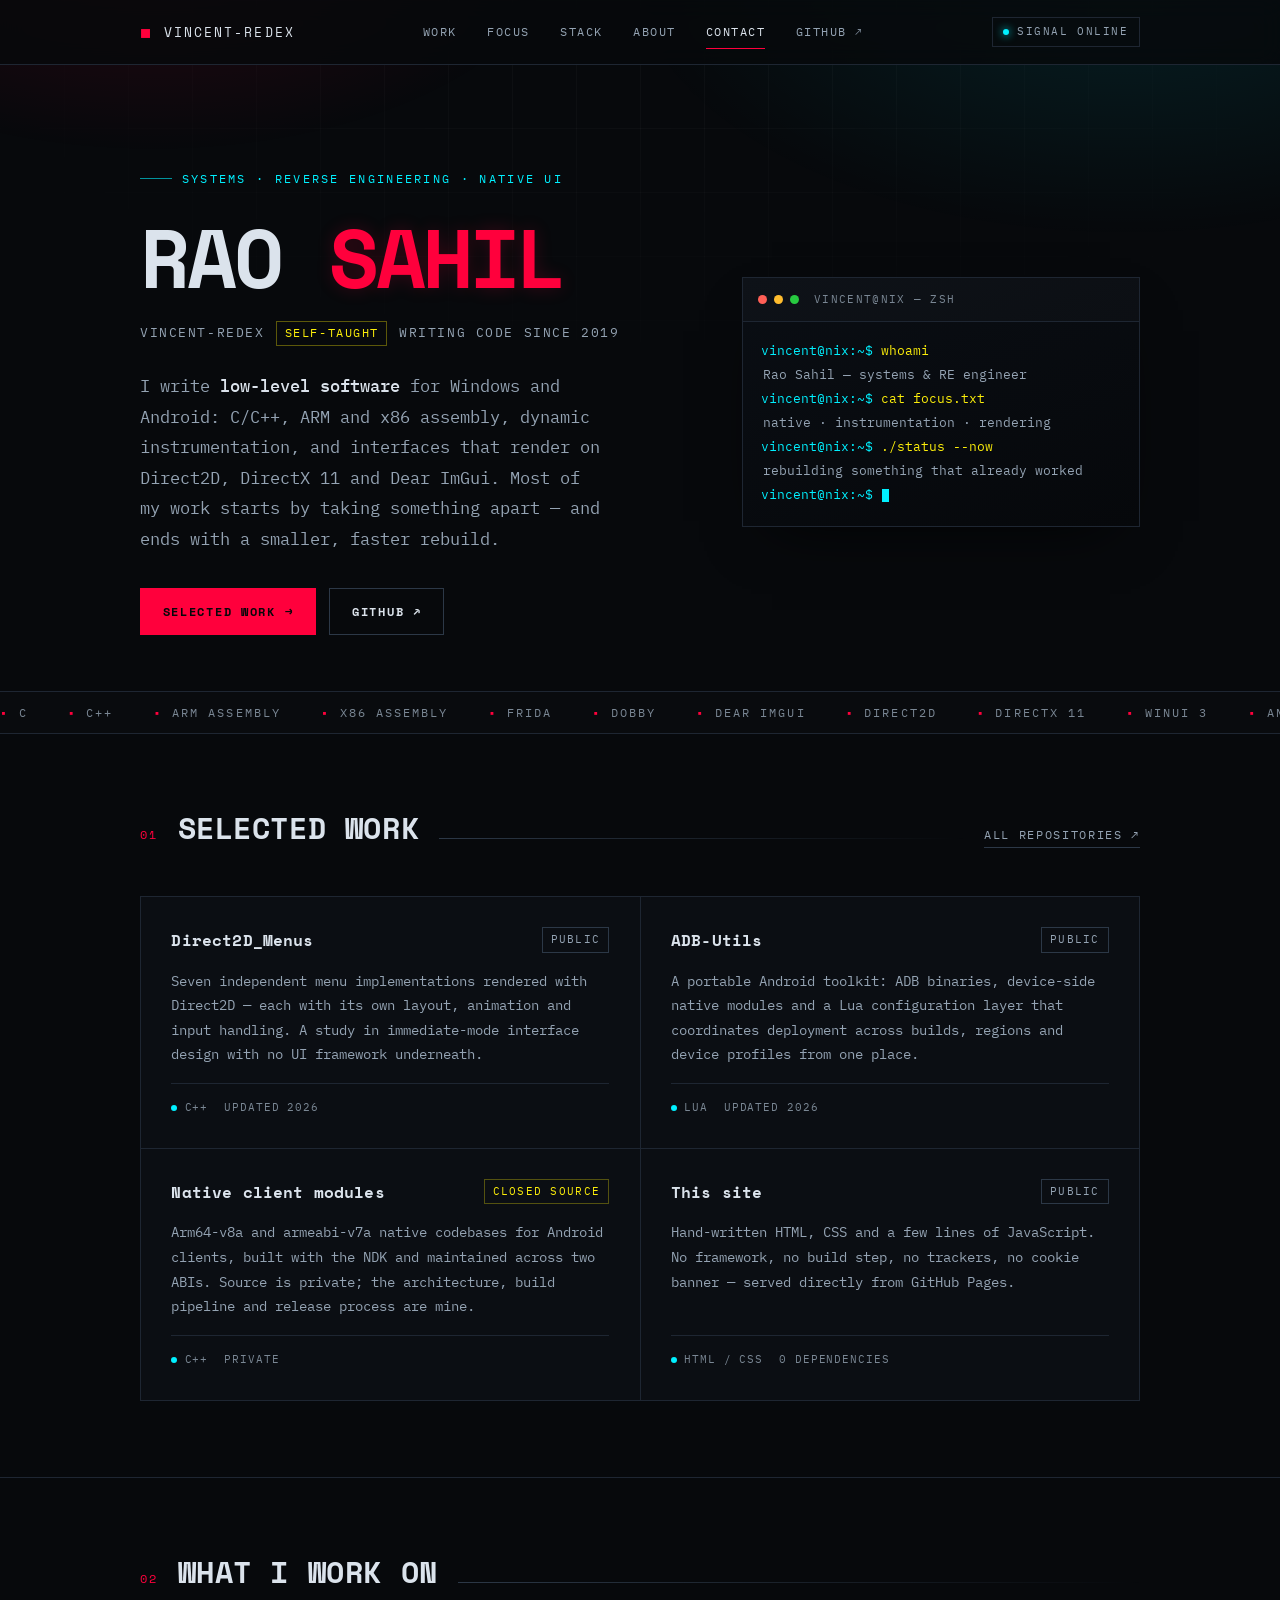
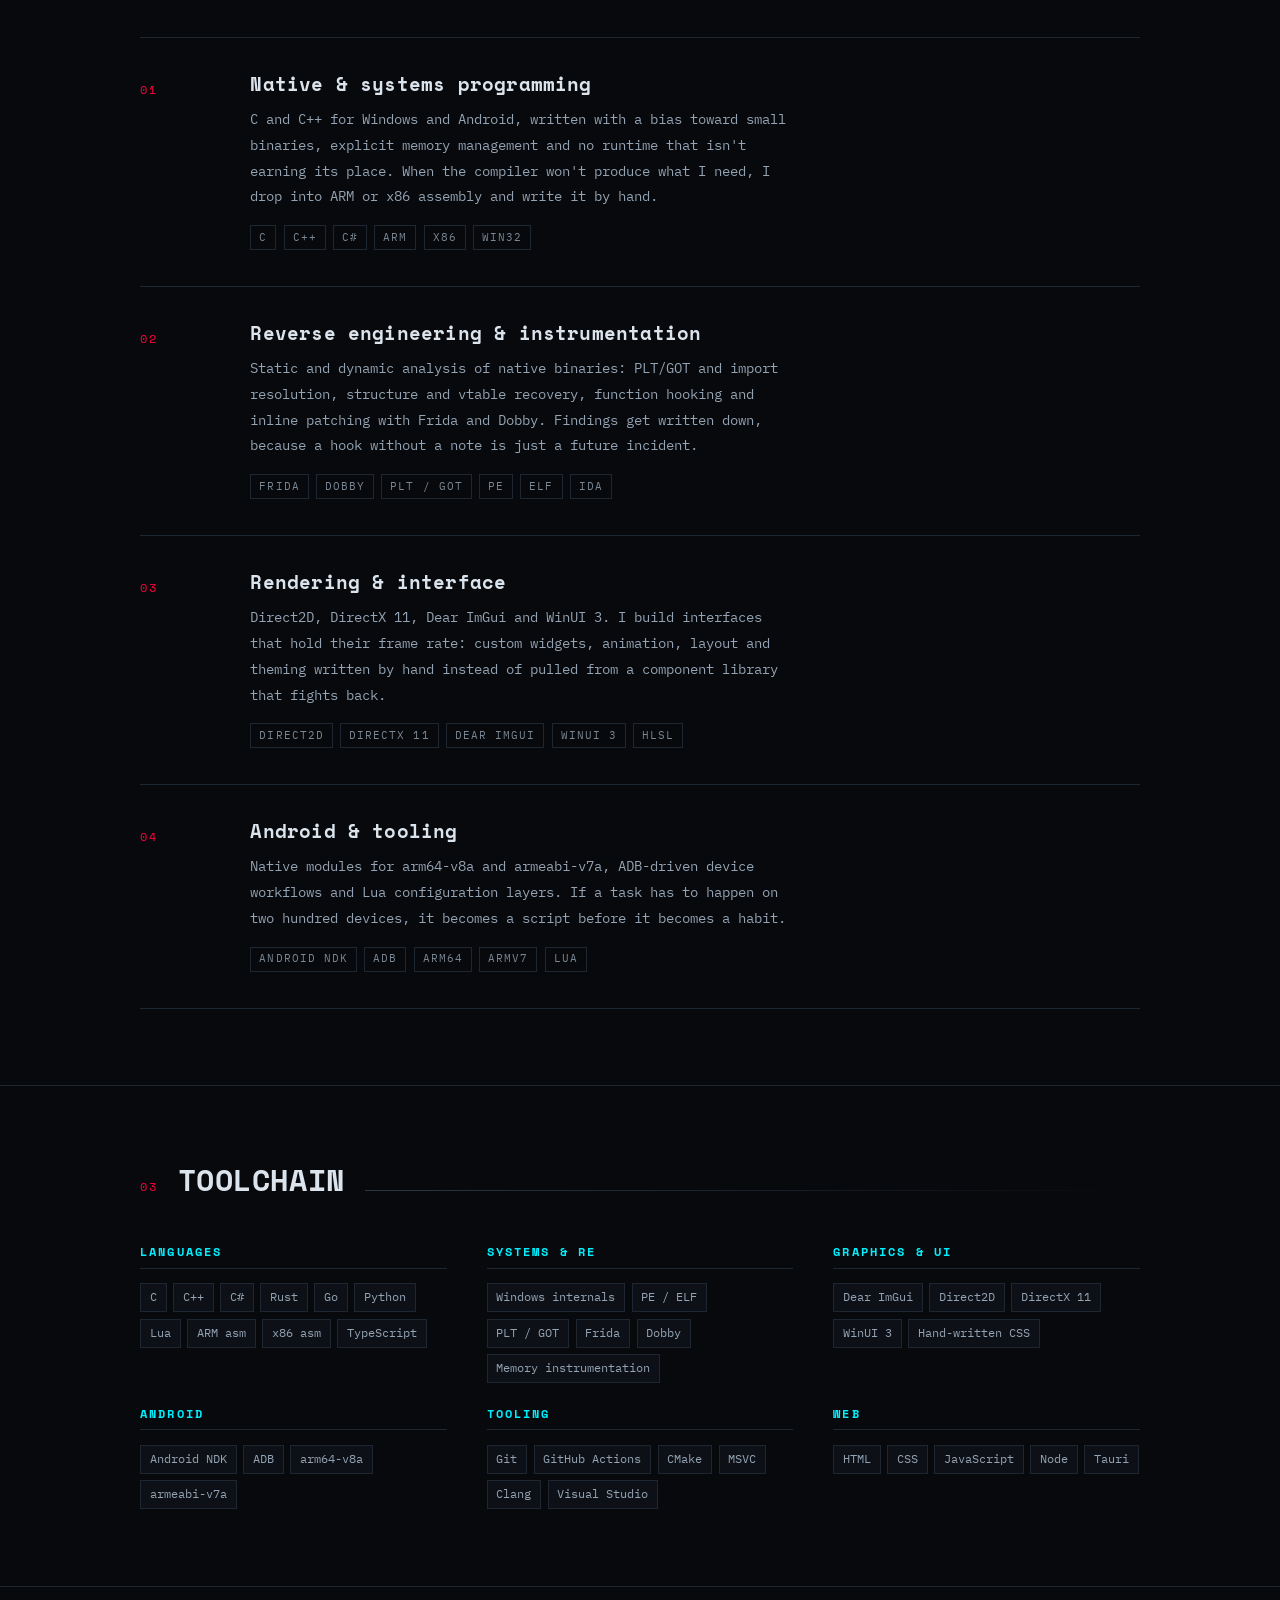
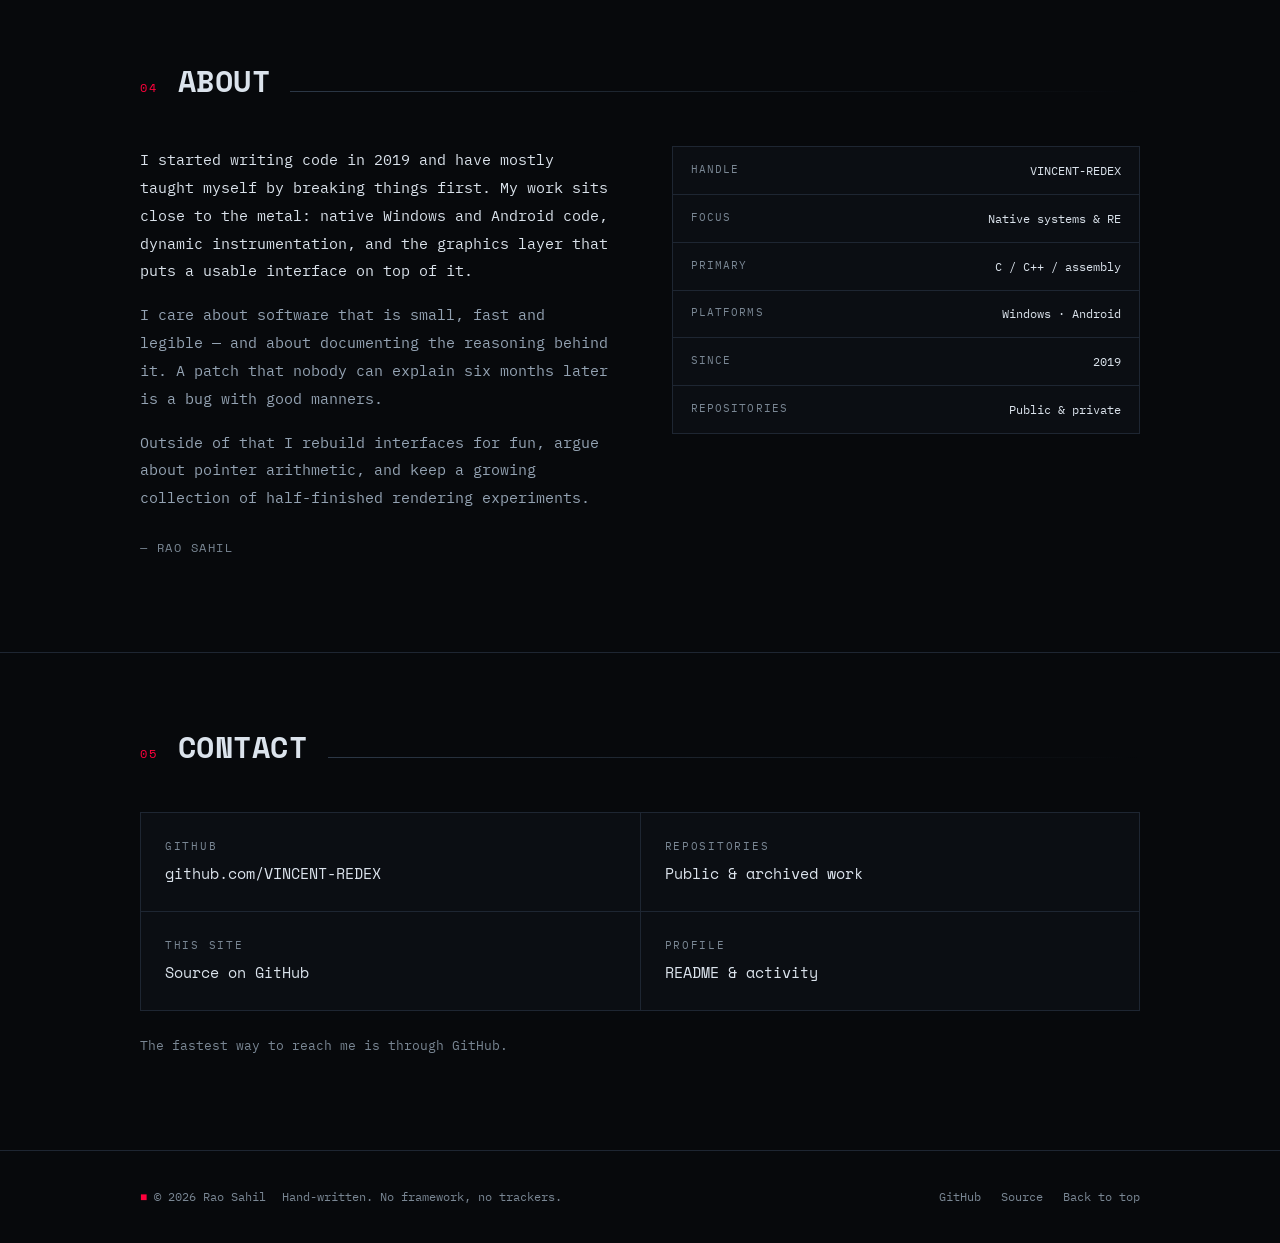
<file: index.html>
<!DOCTYPE html>
<html lang="en">
<head>
<meta charset="utf-8">
<meta name="viewport" content="width=device-width, initial-scale=1">

<title>Rao Sahil — Systems, Reverse Engineering &amp; Native UI</title>
<meta name="description" content="Rao Sahil (VINCENT-REDEX) writes low-level software: C/C++, ARM and x86 assembly, dynamic instrumentation, Direct2D and ImGui interfaces, and Android tooling.">
<link rel="canonical" href="https://vincent-redex.github.io/">
<meta name="author" content="Rao Sahil">
<meta name="color-scheme" content="dark">
<meta name="theme-color" content="#07090c">

<!-- Open Graph / social -->
<meta property="og:type" content="website">
<meta property="og:site_name" content="VINCENT-REDEX">
<meta property="og:url" content="https://vincent-redex.github.io/">
<meta property="og:title" content="Rao Sahil — Systems, Reverse Engineering &amp; Native UI">
<meta property="og:description" content="Low-level software engineering: C/C++, ARM and x86 assembly, dynamic instrumentation, Direct2D and ImGui interfaces, Android tooling.">
<meta property="og:image" content="https://vincent-redex.github.io/assets/og.png">
<meta property="og:image:width" content="1200">
<meta property="og:image:height" content="630">
<meta property="og:image:alt" content="Rao Sahil — systems, reverse engineering and native UI. vincent-redex.github.io">
<meta name="twitter:card" content="summary_large_image">
<meta name="twitter:title" content="Rao Sahil — Systems, Reverse Engineering &amp; Native UI">
<meta name="twitter:description" content="Low-level software engineering: C/C++, ARM and x86 assembly, dynamic instrumentation, Direct2D and ImGui interfaces, Android tooling.">
<meta name="twitter:image" content="https://vincent-redex.github.io/assets/og.png">

<link rel="icon" href="/favicon.svg" type="image/svg+xml">
<link rel="apple-touch-icon" href="/assets/icon-180.png">
<link rel="manifest" href="/site.webmanifest">

<link rel="preconnect" href="https://fonts.googleapis.com">
<link rel="preconnect" href="https://fonts.gstatic.com" crossorigin>
<link rel="stylesheet" href="https://fonts.googleapis.com/css2?family=Space+Mono:wght@400;700&amp;family=IBM+Plex+Mono:wght@400;500;600&amp;display=swap">
<link rel="stylesheet" href="/assets/style.css?v=2">

<script type="application/ld+json">
{
  "@context": "https://schema.org",
  "@type": "Person",
  "name": "Rao Sahil",
  "alternateName": "VINCENT-REDEX",
  "url": "https://vincent-redex.github.io/",
  "sameAs": ["https://github.com/VINCENT-REDEX"],
  "jobTitle": "Systems &amp; Reverse-Engineering Engineer",
  "knowsAbout": [
    "C", "C++", "C#", "x86 assembly", "ARM assembly",
    "reverse engineering", "dynamic binary instrumentation",
    "Dear ImGui", "Direct2D", "DirectX 11", "WinUI 3",
    "Android NDK", "Frida", "Dobby"
  ]
}
</script>
</head>
<body id="top">
<a class="skip-link" href="#main">Skip to content</a>

<header class="site-header">
    <div class="wrap">
        <a class="brand" href="#top" aria-label="VINCENT-REDEX, back to top">
            <span class="brand-mark" aria-hidden="true">&#9632;</span>
            VINCENT-REDEX
        </a>

        <nav class="nav" aria-label="Sections">
            <a href="#work">Work</a>
            <a href="#focus">Focus</a>
            <a href="#stack">Stack</a>
            <a href="#about">About</a>
            <a href="#contact">Contact</a>
            <a class="nav-ext" href="https://github.com/VINCENT-REDEX" rel="noopener">GitHub</a>
        </nav>

        <span class="status-pill">
            <span class="status-dot" aria-hidden="true"></span>
            Signal online
        </span>
    </div>
</header>

<main id="main">

    <!-- ============ HERO ============ -->
    <section class="hero" aria-labelledby="hero-title">
        <div class="wrap">
            <div class="hero-grid">
                <div>
                    <p class="eyebrow">Systems &middot; Reverse engineering &middot; Native UI</p>

                    <h1 id="hero-title">Rao <span class="accent">Sahil</span></h1>

                    <p class="hero-handle">
                        <span>VINCENT-REDEX</span>
                        <span class="handle-tag">Self-taught</span>
                        <span>Writing code since 2019</span>
                    </p>

                    <p class="hero-lead">
                        I write <strong>low-level software</strong> for Windows and Android: C/C++, ARM and
                        x86 assembly, dynamic instrumentation, and interfaces that render on Direct2D,
                        DirectX&nbsp;11 and Dear&nbsp;ImGui. Most of my work starts by taking something
                        apart — and ends with a smaller, faster rebuild.
                    </p>

                    <div class="hero-actions">
                        <a class="btn btn-primary" href="#work">
                            Selected work
                            <span class="arrow" aria-hidden="true">&rarr;</span>
                        </a>
                        <a class="btn btn-ghost" href="https://github.com/VINCENT-REDEX" rel="noopener">
                            GitHub
                            <span class="arrow" aria-hidden="true">&#8599;</span>
                        </a>
                    </div>
                </div>

                <div class="terminal" aria-label="Terminal summary">
                    <div class="terminal-bar" aria-hidden="true">
                        <span class="dot r"></span>
                        <span class="dot y"></span>
                        <span class="dot g"></span>
                        <span class="terminal-title">vincent@nix &mdash; zsh</span>
                    </div>
                    <div class="terminal-body">
                        <p><span class="prompt">vincent@nix:~$</span> <span class="cmd">whoami</span></p>
                        <p class="out">Rao Sahil &mdash; systems &amp; RE engineer</p>

                        <p><span class="prompt">vincent@nix:~$</span> <span class="cmd">cat focus.txt</span></p>
                        <p class="out">native &middot; instrumentation &middot; rendering</p>

                        <p><span class="prompt">vincent@nix:~$</span> <span class="cmd">./status --now</span></p>
                        <p class="out">rebuilding something that already worked</p>

                        <p><span class="prompt">vincent@nix:~$</span> <span class="cursor" aria-hidden="true"></span></p>
                    </div>
                </div>
            </div>
        </div>
    </section>

    <!-- ============ TICKER ============ -->
    <div class="ticker" aria-hidden="true">
        <div class="ticker-track">
            <span class="ticker-item">C</span>
            <span class="ticker-item">C++</span>
            <span class="ticker-item">ARM assembly</span>
            <span class="ticker-item">x86 assembly</span>
            <span class="ticker-item">Frida</span>
            <span class="ticker-item">Dobby</span>
            <span class="ticker-item">Dear ImGui</span>
            <span class="ticker-item">Direct2D</span>
            <span class="ticker-item">DirectX 11</span>
            <span class="ticker-item">WinUI 3</span>
            <span class="ticker-item">Android NDK</span>
            <span class="ticker-item">Lua</span>
            <span class="ticker-item">C</span>
            <span class="ticker-item">C++</span>
            <span class="ticker-item">ARM assembly</span>
            <span class="ticker-item">x86 assembly</span>
            <span class="ticker-item">Frida</span>
            <span class="ticker-item">Dobby</span>
            <span class="ticker-item">Dear ImGui</span>
            <span class="ticker-item">Direct2D</span>
            <span class="ticker-item">DirectX 11</span>
            <span class="ticker-item">WinUI 3</span>
            <span class="ticker-item">Android NDK</span>
            <span class="ticker-item">Lua</span>
        </div>
    </div>

    <!-- ============ WORK ============ -->
    <section class="section" id="work" aria-labelledby="work-title">
        <div class="wrap">
            <div class="section-head reveal">
                <span class="section-idx">01</span>
                <h2 id="work-title">Selected work</h2>
                <span class="rule" aria-hidden="true"></span>
                <a class="section-link" href="https://github.com/VINCENT-REDEX?tab=repositories" rel="noopener">All repositories &#8599;</a>
            </div>

            <div class="work-grid reveal">

                <article class="work-card">
                    <div class="work-top">
                        <h3 class="work-name">Direct2D_Menus <span class="go" aria-hidden="true">&#8599;</span></h3>
                        <span class="chip">Public</span>
                    </div>
                    <p class="work-desc">
                        Seven independent menu implementations rendered with Direct2D &mdash; each with its own
                        layout, animation and input handling. A study in immediate-mode interface design
                        with no UI framework underneath.
                    </p>
                    <div class="work-meta">
                        <span class="lang">C++</span>
                        <span class="stars" data-stars hidden></span>
                        <span class="pushed" data-pushed>Updated 2026</span>
                    </div>
                    <a class="work-link" href="https://github.com/VINCENT-REDEX/Direct2D_Menus" rel="noopener" data-repo="Direct2D_Menus">
                        <span class="sr-only">Open Direct2D_Menus on GitHub</span>
                    </a>
                </article>

                <article class="work-card">
                    <div class="work-top">
                        <h3 class="work-name">ADB-Utils <span class="go" aria-hidden="true">&#8599;</span></h3>
                        <span class="chip">Public</span>
                    </div>
                    <p class="work-desc">
                        A portable Android toolkit: ADB binaries, device-side native modules and a Lua
                        configuration layer that coordinates deployment across builds, regions and
                        device profiles from one place.
                    </p>
                    <div class="work-meta">
                        <span class="lang">Lua</span>
                        <span class="stars" data-stars hidden></span>
                        <span class="pushed" data-pushed>Updated 2026</span>
                    </div>
                    <a class="work-link" href="https://github.com/VINCENT-REDEX/ADB-Utils" rel="noopener" data-repo="ADB-Utils">
                        <span class="sr-only">Open ADB-Utils on GitHub</span>
                    </a>
                </article>

                <article class="work-card">
                    <div class="work-top">
                        <h3 class="work-name">Native client modules</h3>
                        <span class="chip chip-closed">Closed source</span>
                    </div>
                    <p class="work-desc">
                        Arm64-v8a and armeabi-v7a native codebases for Android clients, built with the NDK
                        and maintained across two ABIs. Source is private; the architecture, build pipeline
                        and release process are mine.
                    </p>
                    <div class="work-meta">
                        <span class="lang">C++</span>
                        <span>Private</span>
                    </div>
                </article>

                <article class="work-card">
                    <div class="work-top">
                        <h3 class="work-name">This site <span class="go" aria-hidden="true">&#8599;</span></h3>
                        <span class="chip">Public</span>
                    </div>
                    <p class="work-desc">
                        Hand-written HTML, CSS and a few lines of JavaScript. No framework, no build step,
                        no trackers, no cookie banner &mdash; served directly from GitHub Pages.
                    </p>
                    <div class="work-meta">
                        <span class="lang">HTML / CSS</span>
                        <span>0 dependencies</span>
                    </div>
                    <a class="work-link" href="https://github.com/VINCENT-REDEX/vincent-redex.github.io" rel="noopener" data-repo="vincent-redex.github.io">
                        <span class="sr-only">Open the source of this site on GitHub</span>
                    </a>
                </article>

            </div>
        </div>
    </section>

    <!-- ============ FOCUS ============ -->
    <section class="section" id="focus" aria-labelledby="focus-title">
        <div class="wrap">
            <div class="section-head reveal">
                <span class="section-idx">02</span>
                <h2 id="focus-title">What I work on</h2>
                <span class="rule" aria-hidden="true"></span>
            </div>

            <div class="focus-list reveal">

                <article class="focus-item">
                    <span class="focus-num">01</span>
                    <div class="focus-body">
                        <h3>Native &amp; systems programming</h3>
                        <p>
                            C and C++ for Windows and Android, written with a bias toward small binaries,
                            explicit memory management and no runtime that isn't earning its place. When the
                            compiler won't produce what I need, I drop into ARM or x86 assembly and write it
                            by hand.
                        </p>
                        <ul class="focus-tags">
                            <li>C</li><li>C++</li><li>C#</li><li>ARM</li><li>x86</li><li>Win32</li>
                        </ul>
                    </div>
                </article>

                <article class="focus-item">
                    <span class="focus-num">02</span>
                    <div class="focus-body">
                        <h3>Reverse engineering &amp; instrumentation</h3>
                        <p>
                            Static and dynamic analysis of native binaries: PLT/GOT and import resolution,
                            structure and vtable recovery, function hooking and inline patching with Frida
                            and Dobby. Findings get written down, because a hook without a note is just a
                            future incident.
                        </p>
                        <ul class="focus-tags">
                            <li>Frida</li><li>Dobby</li><li>PLT / GOT</li><li>PE</li><li>ELF</li><li>IDA</li>
                        </ul>
                    </div>
                </article>

                <article class="focus-item">
                    <span class="focus-num">03</span>
                    <div class="focus-body">
                        <h3>Rendering &amp; interface</h3>
                        <p>
                            Direct2D, DirectX&nbsp;11, Dear&nbsp;ImGui and WinUI&nbsp;3. I build interfaces that
                            hold their frame rate: custom widgets, animation, layout and theming written by
                            hand instead of pulled from a component library that fights back.
                        </p>
                        <ul class="focus-tags">
                            <li>Direct2D</li><li>DirectX 11</li><li>Dear ImGui</li><li>WinUI 3</li><li>HLSL</li>
                        </ul>
                    </div>
                </article>

                <article class="focus-item">
                    <span class="focus-num">04</span>
                    <div class="focus-body">
                        <h3>Android &amp; tooling</h3>
                        <p>
                            Native modules for arm64-v8a and armeabi-v7a, ADB-driven device workflows and Lua
                            configuration layers. If a task has to happen on two hundred devices, it becomes
                            a script before it becomes a habit.
                        </p>
                        <ul class="focus-tags">
                            <li>Android NDK</li><li>ADB</li><li>ARM64</li><li>ARMv7</li><li>Lua</li>
                        </ul>
                    </div>
                </article>

            </div>
        </div>
    </section>

    <!-- ============ STACK ============ -->
    <section class="section" id="stack" aria-labelledby="stack-title">
        <div class="wrap">
            <div class="section-head reveal">
                <span class="section-idx">03</span>
                <h2 id="stack-title">Toolchain</h2>
                <span class="rule" aria-hidden="true"></span>
            </div>

            <div class="stack-grid reveal">
                <div class="stack-group">
                    <h3>Languages</h3>
                    <ul>
                        <li>C</li><li>C++</li><li>C#</li><li>Rust</li><li>Go</li>
                        <li>Python</li><li>Lua</li><li>ARM asm</li><li>x86 asm</li><li>TypeScript</li>
                    </ul>
                </div>

                <div class="stack-group">
                    <h3>Systems &amp; RE</h3>
                    <ul>
                        <li>Windows internals</li><li>PE / ELF</li><li>PLT / GOT</li>
                        <li>Frida</li><li>Dobby</li><li>Memory instrumentation</li>
                    </ul>
                </div>

                <div class="stack-group">
                    <h3>Graphics &amp; UI</h3>
                    <ul>
                        <li>Dear ImGui</li><li>Direct2D</li><li>DirectX 11</li>
                        <li>WinUI 3</li><li>Hand-written CSS</li>
                    </ul>
                </div>

                <div class="stack-group">
                    <h3>Android</h3>
                    <ul>
                        <li>Android NDK</li><li>ADB</li><li>arm64-v8a</li><li>armeabi-v7a</li>
                    </ul>
                </div>

                <div class="stack-group">
                    <h3>Tooling</h3>
                    <ul>
                        <li>Git</li><li>GitHub Actions</li><li>CMake</li><li>MSVC</li><li>Clang</li><li>Visual Studio</li>
                    </ul>
                </div>

                <div class="stack-group">
                    <h3>Web</h3>
                    <ul>
                        <li>HTML</li><li>CSS</li><li>JavaScript</li><li>Node</li><li>Tauri</li>
                    </ul>
                </div>
            </div>
        </div>
    </section>

    <!-- ============ ABOUT ============ -->
    <section class="section" id="about" aria-labelledby="about-title">
        <div class="wrap">
            <div class="section-head reveal">
                <span class="section-idx">04</span>
                <h2 id="about-title">About</h2>
                <span class="rule" aria-hidden="true"></span>
            </div>

            <div class="about-grid reveal">
                <div class="about-copy">
                    <p>
                        I started writing code in 2019 and have mostly taught myself by breaking things
                        first. My work sits close to the metal: native Windows and Android code, dynamic
                        instrumentation, and the graphics layer that puts a usable interface on top of it.
                    </p>
                    <p>
                        I care about software that is small, fast and legible &mdash; and about documenting
                        the reasoning behind it. A patch that nobody can explain six months later is a bug
                        with good manners.
                    </p>
                    <p>
                        Outside of that I rebuild interfaces for fun, argue about pointer arithmetic, and
                        keep a growing collection of half-finished rendering experiments.
                    </p>
                    <p class="sig">&mdash; Rao Sahil</p>
                </div>

                <ul class="facts">
                    <li><span class="k">Handle</span><span class="v">VINCENT-REDEX</span></li>
                    <li><span class="k">Focus</span><span class="v">Native systems &amp; RE</span></li>
                    <li><span class="k">Primary</span><span class="v">C / C++ / assembly</span></li>
                    <li><span class="k">Platforms</span><span class="v">Windows &middot; Android</span></li>
                    <li><span class="k">Since</span><span class="v">2019</span></li>
                    <li><span class="k">Repositories</span><span class="v">Public &amp; private</span></li>
                </ul>
            </div>
        </div>
    </section>

    <!-- ============ CONTACT ============ -->
    <section class="section" id="contact" aria-labelledby="contact-title">
        <div class="wrap">
            <div class="section-head reveal">
                <span class="section-idx">05</span>
                <h2 id="contact-title">Contact</h2>
                <span class="rule" aria-hidden="true"></span>
            </div>

            <div class="contact-grid reveal">
                <a class="contact-card" href="https://github.com/VINCENT-REDEX" rel="noopener">
                    <span class="k">GitHub</span>
                    <span class="v">github.com/VINCENT-REDEX</span>
                </a>
                <a class="contact-card" href="https://github.com/VINCENT-REDEX?tab=repositories" rel="noopener">
                    <span class="k">Repositories</span>
                    <span class="v">Public &amp; archived work</span>
                </a>
                <a class="contact-card" href="https://github.com/VINCENT-REDEX/vincent-redex.github.io" rel="noopener">
                    <span class="k">This site</span>
                    <span class="v">Source on GitHub</span>
                </a>
                <a class="contact-card" href="https://github.com/VINCENT-REDEX/VINCENT-REDEX" rel="noopener">
                    <span class="k">Profile</span>
                    <span class="v">README &amp; activity</span>
                </a>
            </div>

            <p class="contact-note">
                The fastest way to reach me is through GitHub.
            </p>
        </div>
    </section>

</main>

<footer class="site-footer">
    <div class="wrap footer-grid">
        <div class="footer-left">
            <span><span class="mark" aria-hidden="true">&#9632;</span> &copy; <span data-year>2026</span> Rao Sahil</span>
            <span>Hand-written. No framework, no trackers.</span>
        </div>
        <div class="footer-right">
            <a href="https://github.com/VINCENT-REDEX" rel="noopener">GitHub</a>
            <a href="https://github.com/VINCENT-REDEX/vincent-redex.github.io" rel="noopener">Source</a>
            <a href="#top">Back to top</a>
        </div>
    </div>
</footer>

<script src="/assets/main.js?v=2" defer></script>
</body>
</html>
</file>
<file: assets/style.css>
/* =========================================================
   vincent-redex.github.io — hand-written stylesheet
   No framework, no build step.
   ========================================================= */

:root {
    --bg: #07090c;
    --bg-soft: #0b0e13;
    --panel: #0d1117;
    --panel-hi: #11161e;
    --line: #1e2632;
    --line-hi: #2c3847;

    --text: #dbe3ec;
    --muted: #94a3b3;
    --dim: #7a8794;

    --red: #ff003c;
    --cyan: #00f0ff;
    --amber: #fcee0a;

    --display: "Space Mono", ui-monospace, "Cascadia Mono", Consolas, monospace;
    --mono: "IBM Plex Mono", ui-monospace, "Cascadia Mono", Consolas, monospace;

    --wrap: 1080px;
    --gutter: clamp(1.25rem, 4vw, 2.5rem);
    --radius: 2px;

    --ease: cubic-bezier(0.22, 1, 0.36, 1);
}

*,
*::before,
*::after {
    box-sizing: border-box;
}

html {
    scroll-behavior: smooth;
    scroll-padding-top: 6rem;
    -webkit-text-size-adjust: 100%;
}

body {
    margin: 0;
    background: var(--bg);
    color: var(--text);
    font-family: var(--mono);
    font-size: 16px;
    line-height: 1.7;
    -webkit-font-smoothing: antialiased;
    overflow-x: hidden;
}

/* Ambient grid + glow. Purely decorative. */
body::before {
    content: "";
    position: fixed;
    inset: 0;
    z-index: 0;
    pointer-events: none;
    background-image:
        linear-gradient(to right, rgba(255, 255, 255, 0.028) 1px, transparent 1px),
        linear-gradient(to bottom, rgba(255, 255, 255, 0.028) 1px, transparent 1px);
    background-size: 64px 64px;
    -webkit-mask-image: radial-gradient(ellipse 80% 60% at 50% 0%, #000 20%, transparent 75%);
    mask-image: radial-gradient(ellipse 80% 60% at 50% 0%, #000 20%, transparent 75%);
}

body::after {
    content: "";
    position: fixed;
    inset: 0;
    z-index: 0;
    pointer-events: none;
    background:
        radial-gradient(600px 320px at 12% -8%, rgba(255, 0, 60, 0.14), transparent 70%),
        radial-gradient(700px 380px at 88% -4%, rgba(0, 240, 255, 0.10), transparent 72%);
}

main,
.site-header,
.site-footer,
.skip-link {
    position: relative;
    z-index: 1;
}

img,
svg {
    max-width: 100%;
    display: block;
}

a {
    color: inherit;
    text-decoration: none;
}

p {
    margin: 0 0 1rem;
}

h1,
h2,
h3,
h4 {
    font-family: var(--display);
    font-weight: 700;
    line-height: 1.15;
    margin: 0;
    letter-spacing: -0.01em;
}

ul {
    margin: 0;
    padding: 0;
    list-style: none;
}

::selection {
    background: var(--red);
    color: #05070a;
}

:focus-visible {
    outline: 2px solid var(--cyan);
    outline-offset: 3px;
}

/* ---------- helpers ---------- */

.wrap {
    width: 100%;
    max-width: var(--wrap);
    margin-inline: auto;
    padding-inline: var(--gutter);
}

.sr-only {
    position: absolute;
    width: 1px;
    height: 1px;
    padding: 0;
    margin: -1px;
    overflow: hidden;
    clip-path: inset(50%);
    white-space: nowrap;
    border: 0;
}

.skip-link {
    position: fixed;
    top: 0.75rem;
    left: 0.75rem;
    z-index: 100;
    padding: 0.6rem 1rem;
    background: var(--cyan);
    color: #04070a;
    font-size: 0.8rem;
    font-weight: 600;
    transform: translateY(-200%);
    transition: transform 0.2s var(--ease);
}

.skip-link:focus-visible {
    transform: translateY(0);
    outline-offset: 2px;
}

.mono-label {
    font-size: 0.72rem;
    letter-spacing: 0.22em;
    text-transform: uppercase;
    color: var(--dim);
}

/* ---------- header ---------- */

.site-header {
    position: sticky;
    top: 0;
    z-index: 50;
    backdrop-filter: blur(12px);
    background: color-mix(in srgb, var(--bg) 82%, transparent);
    border-bottom: 1px solid var(--line);
}

.site-header .wrap {
    display: flex;
    align-items: center;
    justify-content: space-between;
    gap: 1.5rem;
    min-height: 4rem;
}

.brand {
    display: inline-flex;
    align-items: center;
    gap: 0.65rem;
    font-family: var(--display);
    font-size: 0.82rem;
    letter-spacing: 0.16em;
    text-transform: uppercase;
    white-space: nowrap;
}

.brand-mark {
    color: var(--red);
    font-size: 1.15rem;
    line-height: 1;
}

.brand:hover .brand-mark {
    color: var(--cyan);
}

.nav {
    display: flex;
    align-items: center;
    gap: clamp(0.9rem, 2.4vw, 1.9rem);
    font-size: 0.78rem;
    letter-spacing: 0.12em;
    text-transform: uppercase;
}

.nav a {
    color: var(--muted);
    padding-block: 0.35rem;
    border-bottom: 1px solid transparent;
    transition: color 0.18s, border-color 0.18s;
}

.nav a:hover,
.nav a:focus-visible,
.nav a[aria-current="true"] {
    color: var(--text);
    border-bottom-color: var(--red);
}

.nav a.nav-ext::after {
    content: " ↗";
    color: var(--dim);
    font-size: 0.9em;
}

.status-pill {
    display: inline-flex;
    align-items: center;
    gap: 0.5rem;
    font-size: 0.7rem;
    letter-spacing: 0.14em;
    text-transform: uppercase;
    color: var(--muted);
    border: 1px solid var(--line);
    padding: 0.3rem 0.65rem;
    white-space: nowrap;
}

.status-dot {
    width: 6px;
    height: 6px;
    border-radius: 50%;
    background: var(--cyan);
    box-shadow: 0 0 8px var(--cyan);
    animation: pulse 3.2s ease-in-out infinite;
}

@keyframes pulse {
    0%, 100% { opacity: 1; }
    50% { opacity: 0.35; }
}

/* ---------- hero ---------- */

.hero {
    padding-block: clamp(3.5rem, 9vw, 6.5rem) clamp(2rem, 5vw, 3.5rem);
}

.hero-grid {
    display: grid;
    grid-template-columns: minmax(0, 1.15fr) minmax(0, 0.85fr);
    gap: clamp(2rem, 5vw, 4rem);
    align-items: center;
}

.eyebrow {
    display: flex;
    flex-wrap: wrap;
    align-items: center;
    gap: 0.6rem;
    font-size: 0.72rem;
    letter-spacing: 0.2em;
    text-transform: uppercase;
    color: var(--cyan);
    margin-bottom: 1.4rem;
}

.eyebrow::before {
    content: "";
    width: 2rem;
    height: 1px;
    background: currentColor;
    opacity: 0.6;
}

.hero h1 {
    font-size: clamp(2.7rem, 7.4vw, 5.1rem);
    text-transform: uppercase;
    letter-spacing: -0.035em;
    color: var(--text);
}

.hero h1 .accent {
    color: var(--red);
    text-shadow: 0 0 18px rgba(255, 0, 60, 0.2);
    display: inline-block;
}

.hero h1:hover .accent {
    animation: jolt 0.4s steps(2, end) 2;
}

@keyframes jolt {
    0%   { transform: translate(0, 0); text-shadow: 2px 0 var(--cyan); }
    33%  { transform: translate(-2px, 1px); text-shadow: -2px 0 var(--red); }
    66%  { transform: translate(2px, -1px); text-shadow: 1px 0 var(--amber); }
    100% { transform: translate(0, 0); text-shadow: 0 0 28px rgba(255, 0, 60, 0.28); }
}

.hero-handle {
    margin-top: 1rem;
    display: flex;
    flex-wrap: wrap;
    align-items: center;
    gap: 0.75rem;
    font-size: 0.82rem;
    letter-spacing: 0.12em;
    text-transform: uppercase;
    color: var(--muted);
}

.handle-tag {
    color: var(--amber);
    border: 1px solid rgba(252, 238, 10, 0.35);
    padding: 0.1rem 0.45rem;
    font-size: 0.72rem;
}

.hero-lead {
    margin-top: 1.6rem;
    max-width: 46ch;
    font-size: clamp(0.98rem, 1.6vw, 1.06rem);
    color: var(--muted);
    line-height: 1.8;
}

.hero-lead strong {
    color: var(--text);
    font-weight: 500;
}

.hero-actions {
    display: flex;
    flex-wrap: wrap;
    gap: 0.85rem;
    margin-top: 2.1rem;
}

.btn {
    display: inline-flex;
    align-items: center;
    gap: 0.55rem;
    padding: 0.78rem 1.35rem;
    font-family: var(--display);
    font-size: 0.76rem;
    font-weight: 700;
    letter-spacing: 0.14em;
    text-transform: uppercase;
    border: 1px solid var(--line-hi);
    transition: transform 0.18s var(--ease), background 0.18s, color 0.18s, border-color 0.18s, box-shadow 0.18s;
}

.btn-primary {
    background: var(--red);
    border-color: var(--red);
    color: #05070a;
}

.btn-primary:hover {
    background: #ff2b57;
    border-color: #ff2b57;
    transform: translateY(-2px);
    box-shadow: 0 8px 26px rgba(255, 0, 60, 0.28);
}

.btn-ghost {
    color: var(--text);
    background: transparent;
}

.btn-ghost:hover {
    border-color: var(--cyan);
    color: var(--cyan);
    transform: translateY(-2px);
}

.btn .arrow {
    transition: transform 0.18s var(--ease);
}

.btn:hover .arrow {
    transform: translate(2px, -2px);
}

/* terminal card */

.terminal {
    border: 1px solid var(--line);
    background: linear-gradient(160deg, #0a0e14 0%, #06080b 100%);
    font-size: 0.79rem;
    line-height: 1.9;
    box-shadow: 0 24px 60px -30px rgba(0, 0, 0, 0.9);
}

.terminal-bar {
    display: flex;
    align-items: center;
    gap: 0.45rem;
    padding: 0.7rem 0.9rem;
    border-bottom: 1px solid var(--line);
    background: rgba(255, 255, 255, 0.015);
}

.terminal-bar span.dot {
    width: 9px;
    height: 9px;
    border-radius: 50%;
    background: #2b3644;
}

.terminal-bar span.dot.r { background: #ff5f56; }
.terminal-bar span.dot.y { background: #ffbd2e; }
.terminal-bar span.dot.g { background: #27ca40; }

.terminal-title {
    margin-left: 0.5rem;
    font-size: 0.68rem;
    letter-spacing: 0.12em;
    text-transform: uppercase;
    color: var(--dim);
}

.terminal-body {
    padding: 1rem 1.1rem 1.25rem;
    overflow-x: auto;
}

.terminal-body p {
    margin: 0;
    white-space: pre-wrap;
}

.prompt {
    color: var(--cyan);
}

.cmd {
    color: var(--amber);
}

.out {
    color: var(--muted);
    padding-left: 0.15rem;
    margin-bottom: 0.55rem;
}

.cursor {
    display: inline-block;
    width: 0.55em;
    height: 1.05em;
    margin-left: 0.1rem;
    background: var(--cyan);
    vertical-align: -0.2em;
    animation: blink 1.1s step-end infinite;
}

@keyframes blink {
    0%, 49% { opacity: 1; }
    50%, 100% { opacity: 0; }
}

/* ---------- ticker ---------- */

.ticker {
    border-top: 1px solid var(--line);
    border-bottom: 1px solid var(--line);
    background: rgba(255, 255, 255, 0.012);
    overflow: hidden;
    padding-block: 0.65rem;
    font-size: 0.72rem;
    letter-spacing: 0.18em;
    text-transform: uppercase;
    color: var(--dim);
    white-space: nowrap;
}

.ticker-track {
    display: inline-flex;
    gap: 2.5rem;
    padding-right: 2.5rem;
    animation: ticker 46s linear infinite;
    will-change: transform;
}

.ticker:hover .ticker-track,
.ticker:focus-within .ticker-track {
    animation-play-state: paused;
}

.ticker-item::before {
    content: "\25AA";
    color: var(--red);
    margin-right: 0.6rem;
}

@keyframes ticker {
    from { transform: translateX(0); }
    to   { transform: translateX(-50%); }
}

/* ---------- sections ---------- */

.section {
    padding-block: clamp(3.25rem, 6vw, 5rem);
    border-bottom: 1px solid var(--line);
}

.section:last-of-type {
    border-bottom: 0;
}

.section-head {
    display: flex;
    flex-wrap: wrap;
    align-items: baseline;
    gap: 0.75rem 1.25rem;
    margin-bottom: clamp(2rem, 4vw, 3rem);
}

.section-idx {
    font-family: var(--display);
    font-size: 0.78rem;
    color: var(--red);
    letter-spacing: 0.14em;
}

.section h2 {
    font-size: clamp(1.35rem, 2.6vw, 1.85rem);
    text-transform: uppercase;
    letter-spacing: 0.02em;
}

.section-head .rule {
    flex: 1 1 4rem;
    height: 1px;
    min-width: 2rem;
    background: linear-gradient(90deg, var(--line-hi), transparent);
}

.section-link {
    font-size: 0.74rem;
    letter-spacing: 0.14em;
    text-transform: uppercase;
    color: var(--muted);
    border-bottom: 1px solid var(--line-hi);
    padding-bottom: 0.15rem;
    transition: color 0.18s, border-color 0.18s;
}

.section-link:hover {
    color: var(--cyan);
    border-bottom-color: var(--cyan);
}

.section-intro {
    max-width: 60ch;
    color: var(--muted);
    margin: -1.25rem 0 2.5rem;
}

/* ---------- work ---------- */

.work-grid {
    display: grid;
    grid-template-columns: repeat(auto-fit, minmax(min(100%, 380px), 1fr));
    gap: 1px;
    background: var(--line);
    border: 1px solid var(--line);
}

.work-card {
    position: relative;
    display: flex;
    flex-direction: column;
    gap: 1rem;
    padding: clamp(1.4rem, 3vw, 1.9rem);
    background: var(--bg-soft);
    transition: background 0.2s;
}

.work-card:hover {
    background: var(--panel);
}

.work-card::after {
    content: "";
    position: absolute;
    left: 0;
    bottom: 0;
    height: 2px;
    width: 0;
    background: var(--cyan);
    transition: width 0.3s var(--ease);
}

.work-card:hover::after {
    width: 100%;
}

.work-top {
    display: flex;
    align-items: center;
    justify-content: space-between;
    gap: 1rem;
}

.work-name {
    font-family: var(--display);
    font-size: 1rem;
    letter-spacing: 0.01em;
    color: var(--text);
    display: inline-flex;
    align-items: center;
    gap: 0.4rem;
}

.work-card:hover .work-name {
    color: var(--cyan);
}

.work-name .go {
    opacity: 0;
    transform: translate(-3px, 3px);
    transition: opacity 0.2s, transform 0.2s;
    font-size: 0.85em;
}

.work-card:hover .work-name .go,
.work-card:focus-within .work-name .go {
    opacity: 1;
    transform: none;
}

.chip {
    font-size: 0.66rem;
    letter-spacing: 0.12em;
    text-transform: uppercase;
    color: var(--muted);
    border: 1px solid var(--line-hi);
    padding: 0.16rem 0.5rem;
    white-space: nowrap;
}

.chip-closed {
    color: var(--amber);
    border-color: rgba(252, 238, 10, 0.3);
}

.work-desc {
    margin: 0;
    font-size: 0.88rem;
    line-height: 1.75;
    color: var(--muted);
    flex: 1;
}

.work-meta {
    display: flex;
    flex-wrap: wrap;
    align-items: center;
    gap: 0.4rem 1rem;
    padding-top: 0.9rem;
    border-top: 1px solid var(--line);
    font-size: 0.7rem;
    letter-spacing: 0.08em;
    text-transform: uppercase;
    color: var(--dim);
}

.work-meta .lang::before {
    content: "";
    display: inline-block;
    width: 6px;
    height: 6px;
    margin-right: 0.45rem;
    border-radius: 50%;
    background: var(--cyan);
    vertical-align: 0.05em;
}

.work-meta .stars {
    color: var(--amber);
}

.work-meta .stars::before {
    content: "\2605 ";
    font-size: 0.9em;
}

.work-link {
    position: absolute;
    inset: 0;
    z-index: 2;
}

.work-link:focus-visible {
    outline-offset: -3px;
}

/* ---------- focus ---------- */

.focus-list {
    border-top: 1px solid var(--line);
}

.focus-item {
    display: grid;
    grid-template-columns: 4.5rem minmax(0, 1fr);
    gap: clamp(0.75rem, 3vw, 2.5rem);
    padding-block: clamp(1.5rem, 3.5vw, 2.25rem);
    border-bottom: 1px solid var(--line);
    transition: background 0.2s;
}

.focus-item:hover {
    background: linear-gradient(90deg, rgba(0, 240, 255, 0.035), transparent 70%);
}

.focus-num {
    font-family: var(--display);
    font-size: 0.78rem;
    letter-spacing: 0.14em;
    color: var(--red);
    padding-top: 0.3rem;
}

.focus-body h3 {
    font-size: clamp(1.02rem, 2vw, 1.18rem);
    margin-bottom: 0.6rem;
    letter-spacing: 0.01em;
}

.focus-body p {
    margin: 0;
    max-width: 68ch;
    font-size: 0.9rem;
    color: var(--muted);
    line-height: 1.8;
}

.focus-tags {
    display: flex;
    flex-wrap: wrap;
    gap: 0.45rem;
    margin-top: 1rem;
}

.focus-tags li {
    font-size: 0.66rem;
    letter-spacing: 0.1em;
    text-transform: uppercase;
    color: var(--dim);
    border: 1px solid var(--line);
    padding: 0.16rem 0.5rem;
}

/* ---------- stack ---------- */

.stack-grid {
    display: grid;
    grid-template-columns: repeat(auto-fit, minmax(min(100%, 240px), 1fr));
    gap: 1.5rem 2.5rem;
}

.stack-group h3 {
    font-size: 0.74rem;
    letter-spacing: 0.18em;
    text-transform: uppercase;
    color: var(--cyan);
    margin-bottom: 0.9rem;
    padding-bottom: 0.55rem;
    border-bottom: 1px solid var(--line);
}

.stack-group ul {
    display: flex;
    flex-wrap: wrap;
    gap: 0.4rem;
}

.stack-group li {
    font-size: 0.76rem;
    color: var(--muted);
    background: var(--panel);
    border: 1px solid var(--line);
    padding: 0.2rem 0.55rem;
    transition: border-color 0.18s, color 0.18s;
}

.stack-group li:hover {
    border-color: var(--line-hi);
    color: var(--text);
}

/* ---------- about ---------- */

.about-grid {
    display: grid;
    grid-template-columns: minmax(0, 1fr) minmax(0, 1fr);
    gap: clamp(2rem, 5vw, 4rem);
    align-items: start;
}

.about-copy p {
    font-size: 0.94rem;
    color: var(--muted);
    line-height: 1.85;
    max-width: 56ch;
}

.about-copy p:first-child {
    color: var(--text);
}

.about-copy .sig {
    margin-top: 1.5rem;
    font-family: var(--display);
    font-size: 0.78rem;
    letter-spacing: 0.12em;
    text-transform: uppercase;
    color: var(--dim);
}

.facts {
    border: 1px solid var(--line);
    background: var(--bg-soft);
}

.facts li {
    display: flex;
    justify-content: space-between;
    gap: 1rem;
    padding: 0.8rem 1.1rem;
    border-bottom: 1px solid var(--line);
    font-size: 0.78rem;
}

.facts li:last-child {
    border-bottom: 0;
}

.facts dt,
.facts .k {
    color: var(--dim);
    letter-spacing: 0.1em;
    text-transform: uppercase;
    font-size: 0.7rem;
}

.facts .v {
    color: var(--text);
    text-align: right;
}

/* ---------- contact ---------- */

.contact-grid {
    display: grid;
    grid-template-columns: repeat(auto-fit, minmax(min(100%, 420px), 1fr));
    gap: 1px;
    background: var(--line);
    border: 1px solid var(--line);
}

.contact-card {
    display: flex;
    flex-direction: column;
    gap: 0.35rem;
    padding: 1.5rem;
    background: var(--bg-soft);
    transition: background 0.2s;
}

.contact-card:hover {
    background: var(--panel-hi);
}

.contact-card .k {
    font-size: 0.68rem;
    letter-spacing: 0.16em;
    text-transform: uppercase;
    color: var(--dim);
}

.contact-card .v {
    font-family: var(--display);
    font-size: 0.95rem;
    color: var(--text);
    overflow-wrap: anywhere;
}

.contact-card:hover .v {
    color: var(--cyan);
}

.contact-note {
    margin-top: 1.5rem;
    font-size: 0.82rem;
    color: var(--dim);
}

/* ---------- footer ---------- */

.site-footer {
    border-top: 1px solid var(--line);
    padding-block: 2.25rem;
    font-size: 0.74rem;
    color: var(--dim);
}

.footer-grid {
    display: flex;
    flex-wrap: wrap;
    align-items: center;
    justify-content: space-between;
    gap: 1rem;
}

.footer-left {
    display: flex;
    flex-wrap: wrap;
    align-items: center;
    gap: 0.5rem 1rem;
}

.footer-left .mark {
    color: var(--red);
}

.footer-right {
    display: flex;
    flex-wrap: wrap;
    gap: 0.5rem 1.25rem;
}

.footer-right a:hover {
    color: var(--cyan);
}

/* ---------- reveal ---------- */

.reveal {
    opacity: 0;
    transform: translateY(14px);
    transition: opacity 0.6s var(--ease), transform 0.6s var(--ease);
}

.reveal.is-in {
    opacity: 1;
    transform: none;
}

/* ---------- responsive ---------- */

@media (max-width: 880px) {
    .hero-grid {
        grid-template-columns: minmax(0, 1fr);
    }

    .terminal {
        order: 2;
    }

    .about-grid {
        grid-template-columns: minmax(0, 1fr);
    }
}

@media (max-width: 620px) {
    .site-header {
        position: static;
        backdrop-filter: none;
    }

    .site-header .wrap {
        flex-wrap: wrap;
        gap: 0.15rem 1rem;
        min-height: 0;
        padding-block: 0.75rem;
    }

    .brand {
        font-size: 0.78rem;
    }

    .nav {
        order: 3;
        width: 100%;
        justify-content: space-between;
        gap: 0.5rem;
        font-size: 0.68rem;
        letter-spacing: 0.05em;
    }

    .status-pill {
        display: none;
    }

    .focus-item {
        grid-template-columns: minmax(0, 1fr);
        gap: 0.35rem;
    }

    .focus-num {
        padding-top: 0;
    }

    .hero-actions .btn {
        flex: 1 1 auto;
        justify-content: center;
    }

    .section-head .rule {
        display: none;
    }
}

/* ---------- motion & print ---------- */

@media (prefers-reduced-motion: reduce) {
    html {
        scroll-behavior: auto;
    }

    *,
    *::before,
    *::after {
        animation-duration: 0.001ms !important;
        animation-iteration-count: 1 !important;
        transition-duration: 0.001ms !important;
    }

    .reveal {
        opacity: 1;
        transform: none;
    }

    .ticker-track {
        animation: none;
    }

    .cursor {
        animation: none;
    }
}

@media print {
    body::before,
    body::after,
    .site-header,
    .terminal,
    .ticker,
    .hero-actions {
        display: none !important;
    }

    body {
        background: #fff;
        color: #000;
    }

    .section {
        padding-block: 1.5rem;
        border-color: #ccc;
    }
}
</file>
